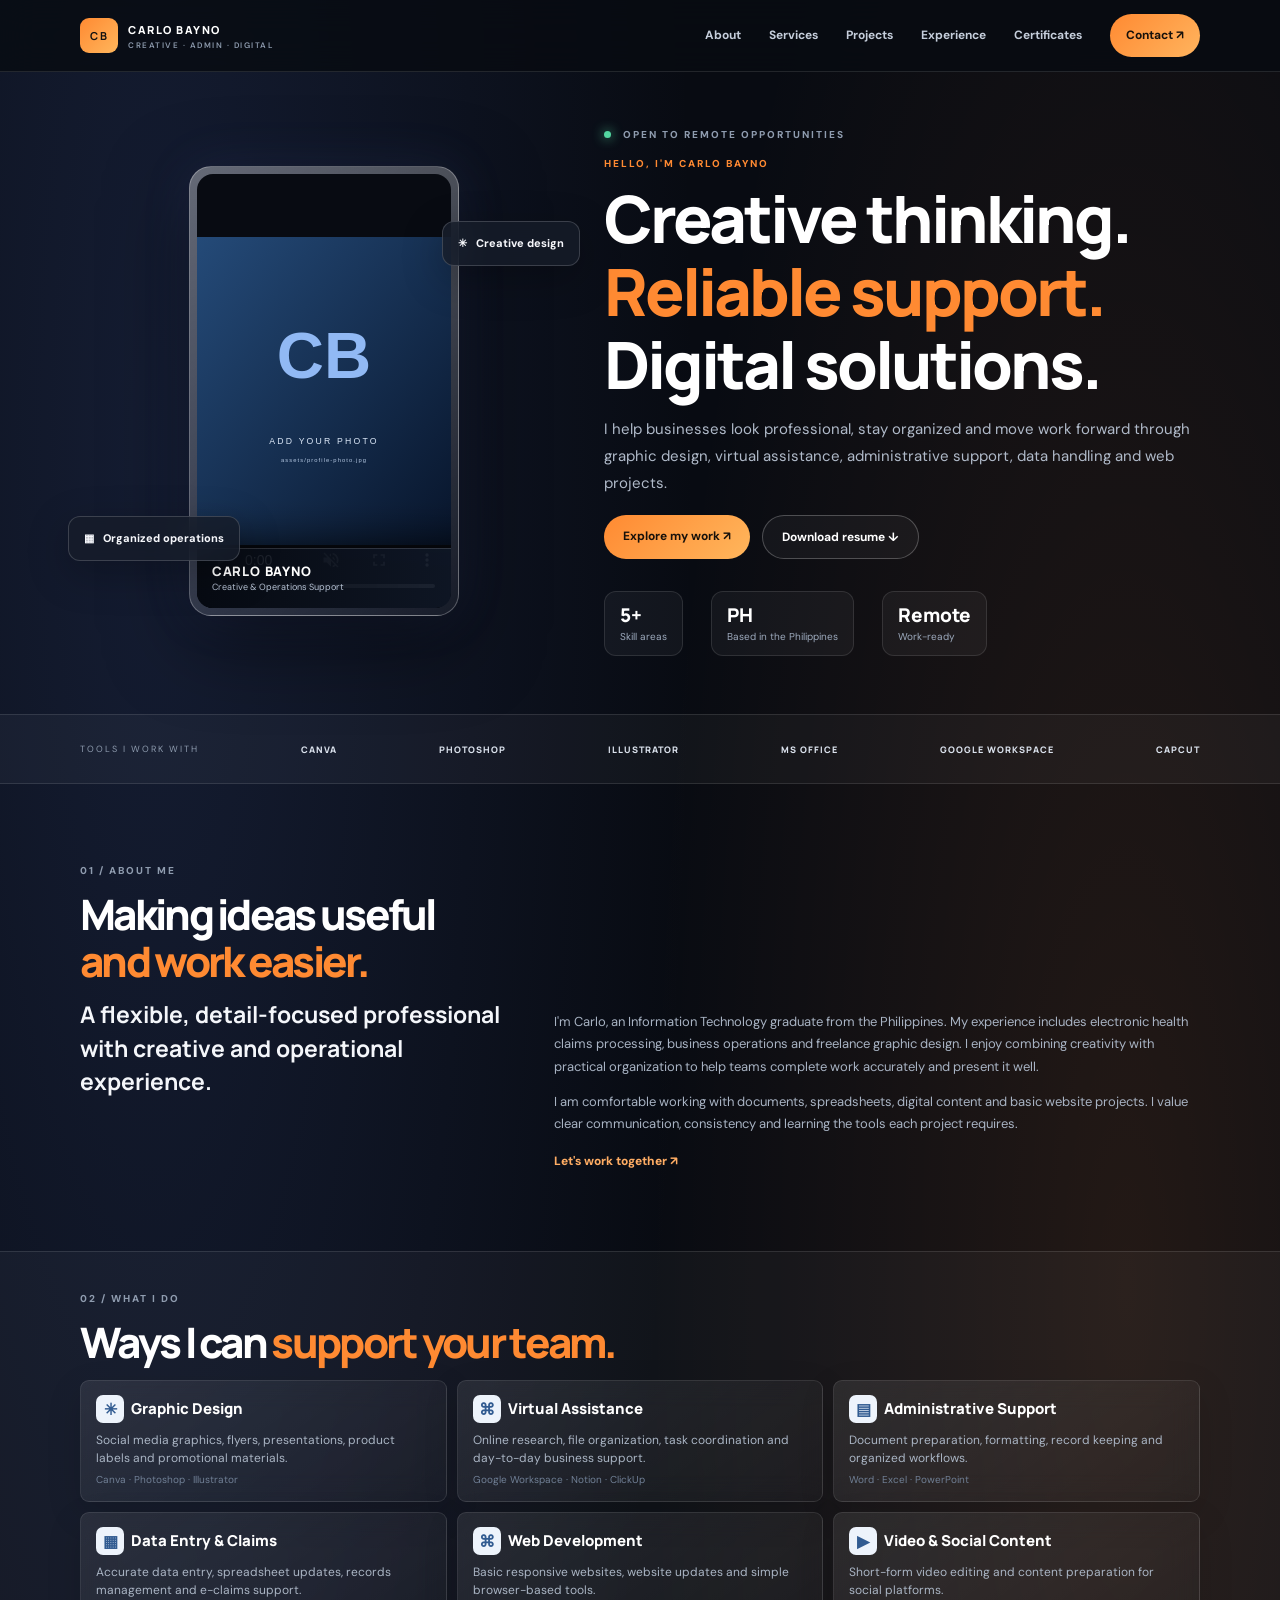
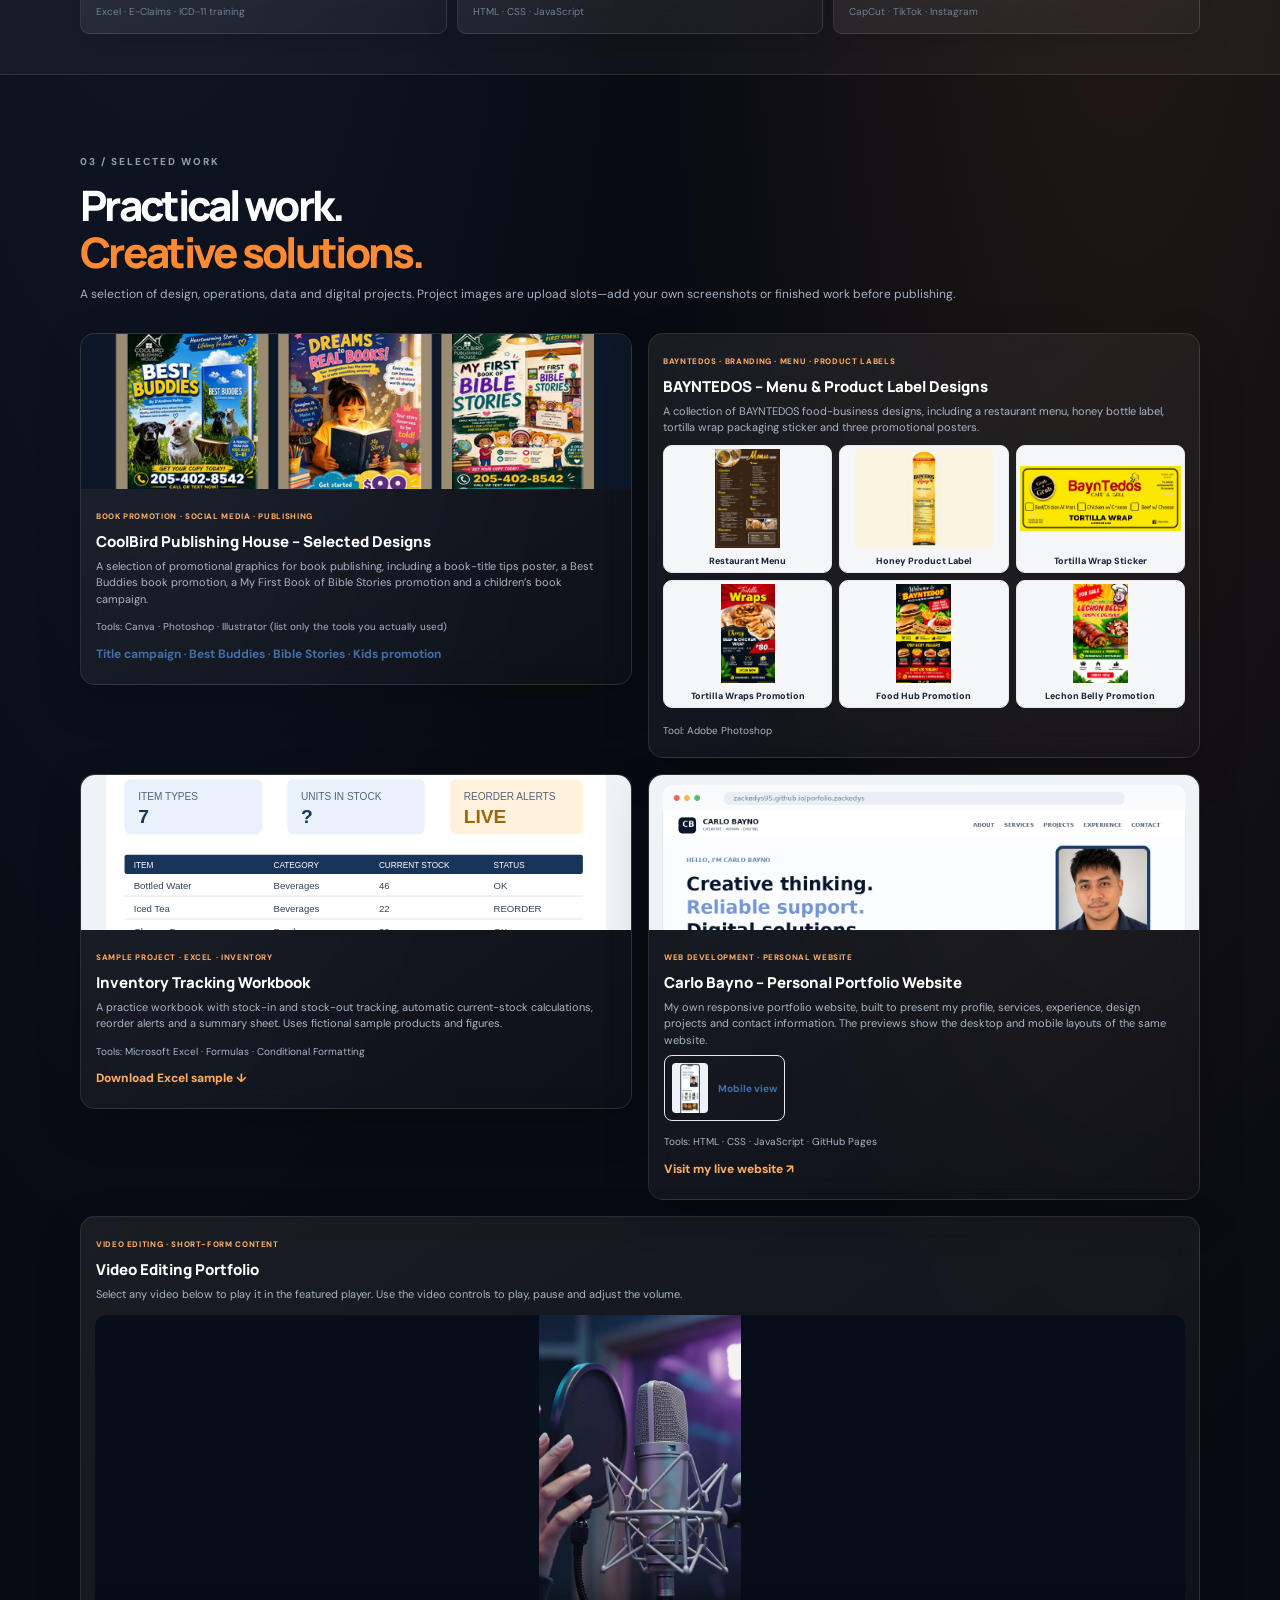
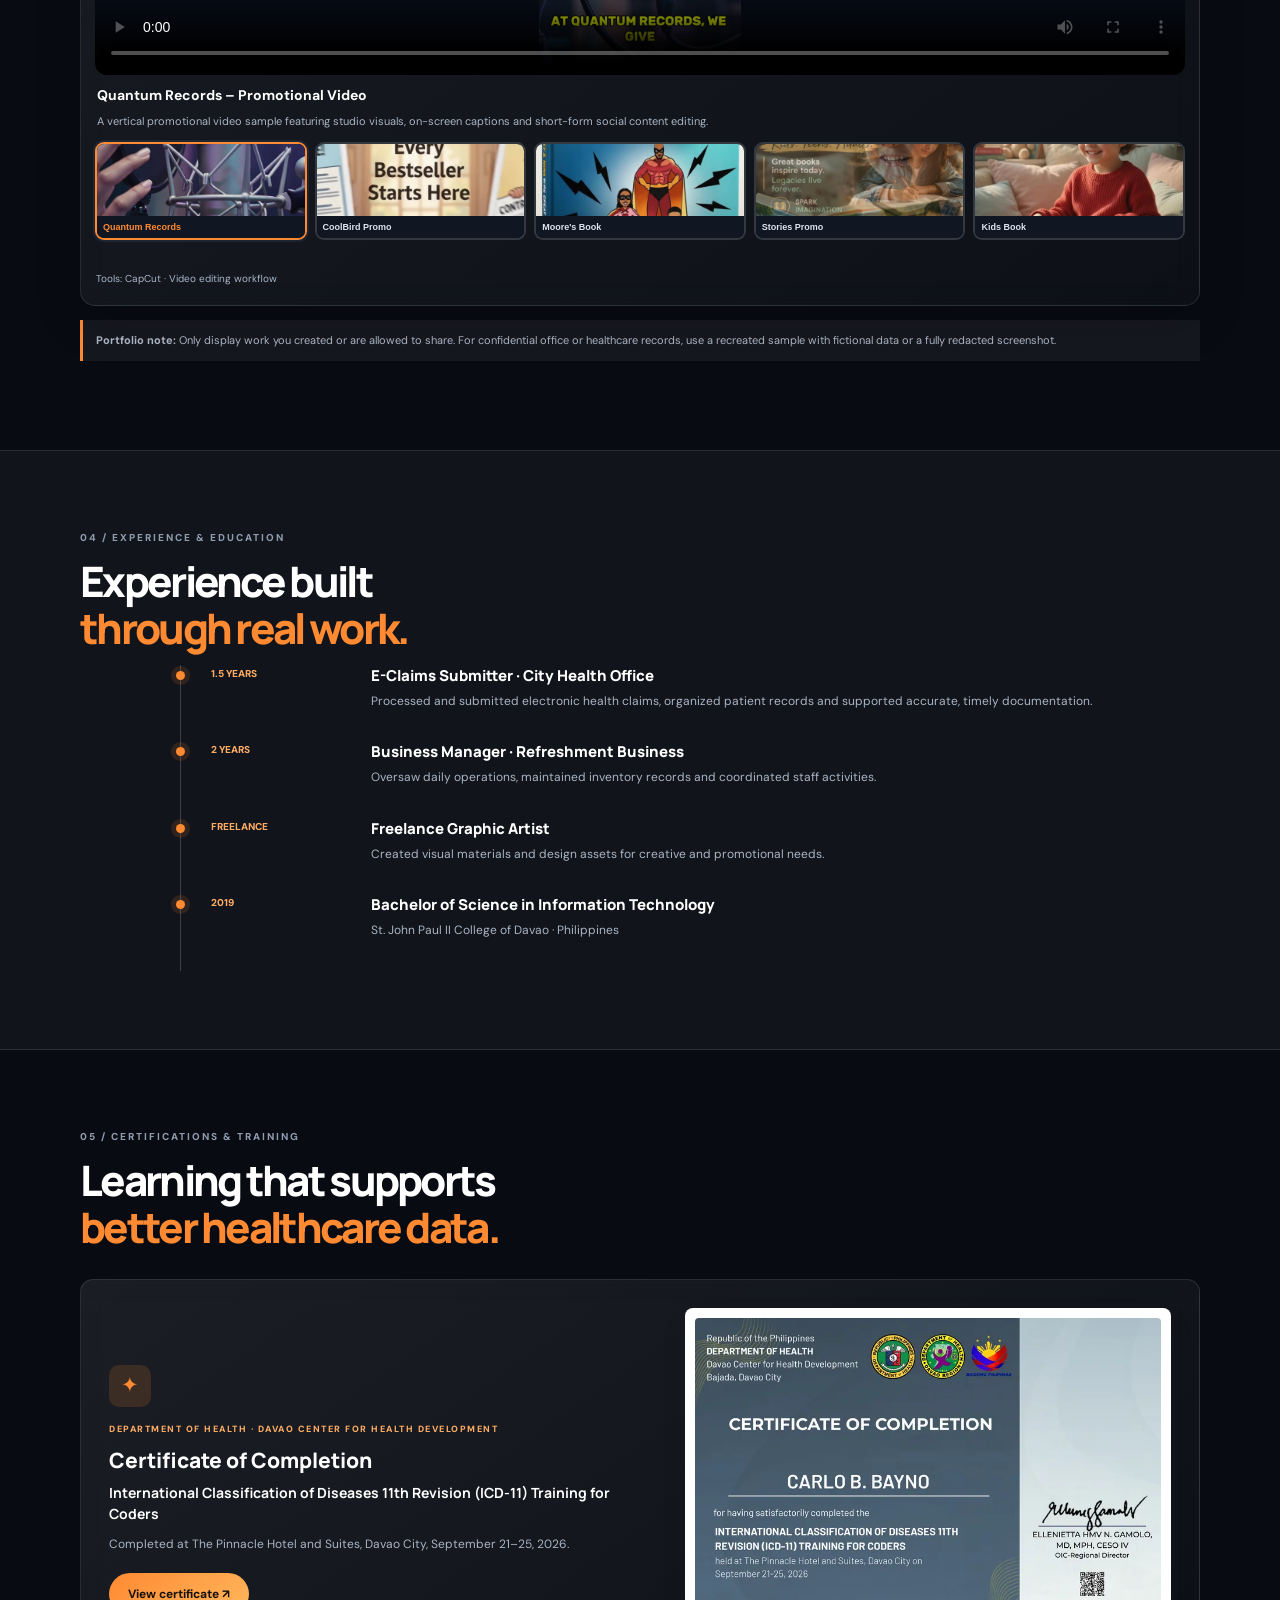
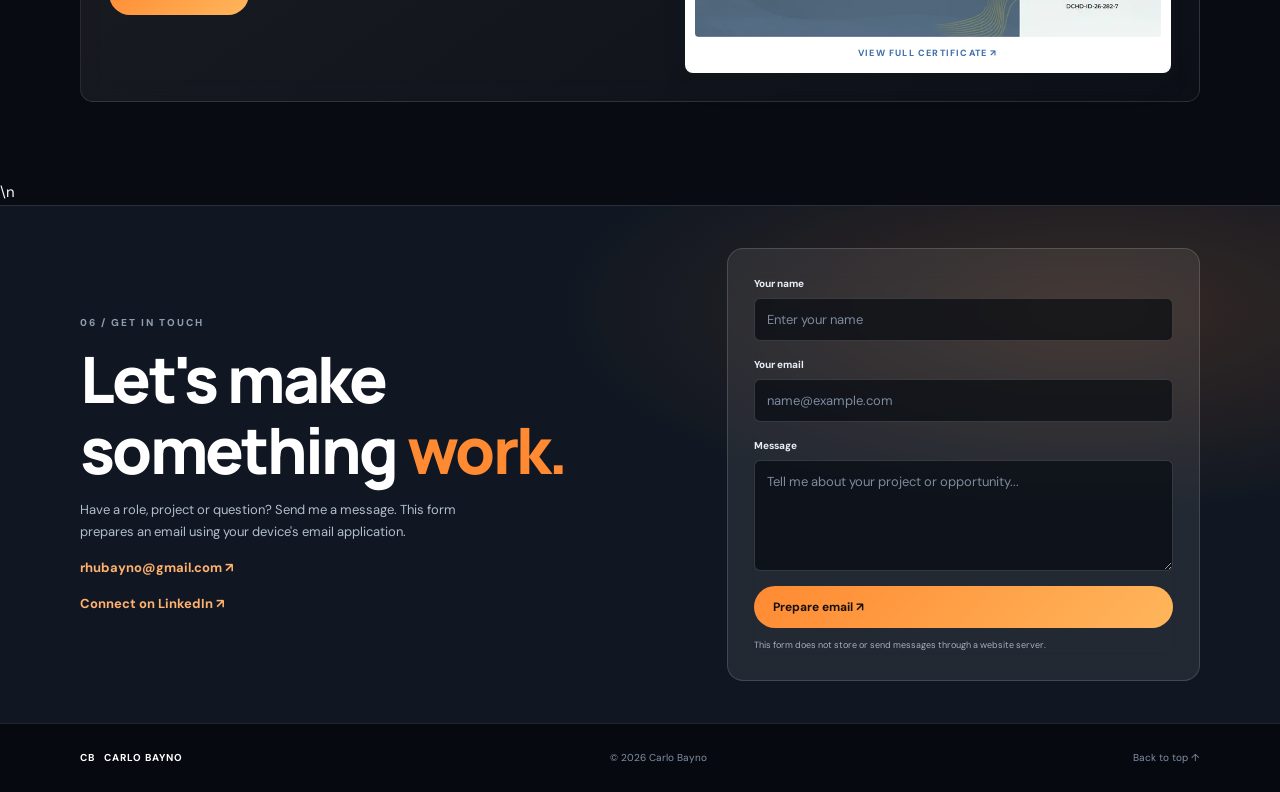
<file: index.html>
<!doctype html>
<html lang="en"><head>
<meta charset="utf-8"><meta name="viewport" content="width=device-width,initial-scale=1">
<meta name="description" content="Carlo Bayno — Graphic Design, Virtual Assistance, Administrative Support, Data Entry and Web Development.">
<meta name="theme-color" content="#09152b"><title>Carlo Bayno | Portfolio</title>
<link rel="preconnect" href="https://fonts.googleapis.com"><link rel="preconnect" href="https://fonts.gstatic.com" crossorigin>
<link href="https://fonts.googleapis.com/css2?family=DM+Sans:wght@400;500;600;700&family=Manrope:wght@400;500;600;700;800&display=swap" rel="stylesheet">
<link rel="stylesheet" href="style.css"></head><body>
<header class="header"><nav class="wrap nav">
<a class="brand" href="#home"><b>CB</b><span>CARLO BAYNO<small>CREATIVE · ADMIN · DIGITAL</small></span></a>
<button id="menuBtn" class="menu-btn" aria-label="Toggle menu" aria-expanded="false">☰</button>
<div id="navMenu" class="nav-menu"><a href="#about">About</a><a href="#services">Services</a><a href="#work">Projects</a><a href="#experience">Experience</a><a href="#certifications">Certificates</a><a class="nav-cta" href="#contact">Contact ↗</a></div>
</nav></header>
<main>
<section class="hero wrap" id="home"><div>
<p class="eyebrow"><i></i> OPEN TO REMOTE OPPORTUNITIES</p><p class="kicker">HELLO, I'M CARLO BAYNO</p>
<h1>Creative thinking.<br><span>Reliable support.</span><br>Digital solutions.</h1>
<p class="hero-desc">I help businesses look professional, stay organized and move work forward through graphic design, virtual assistance, administrative support, data handling and web projects.</p>
<div class="actions"><a class="btn primary" href="#work">Explore my work ↗</a><a class="btn secondary" href="resume.pdf" download>Download resume ↓</a></div>
<div class="facts"><div><b>5+</b><small>Skill areas</small></div><div><b>PH</b><small>Based in the Philippines</small></div><div><b>Remote</b><small>Work-ready</small></div></div>
</div><div class="hero-visual"><div class="photo-frame">
<video class="profile-video" autoplay muted loop playsinline controls preload="metadata" poster="assets/profile-photo-placeholder.svg" aria-label="Carlo Bayno professional profile video">
<source src="assets/carlo-profile-video.mp4" type="video/mp4">
Your browser does not support embedded video.
</video>
<div class="photo-caption"><b>CARLO BAYNO</b><small>Creative & Operations Support</small></div></div>
<div class="float top">✳ &nbsp; Creative design</div><div class="float bottom">▦ &nbsp; Organized operations</div></div></section>
<div class="toolstrip"><div class="wrap strip"><span>TOOLS I WORK WITH</span><b>CANVA</b><b>PHOTOSHOP</b><b>ILLUSTRATOR</b><b>MS OFFICE</b><b>GOOGLE WORKSPACE</b><b>CAPCUT</b></div></div>
<section class="section wrap" id="about"><p class="eyebrow">01 / ABOUT ME</p><h2>Making ideas useful<br><span>and work easier.</span></h2>
<div class="two-col"><h3>A flexible, detail-focused professional with creative and operational experience.</h3><div><p>I'm Carlo, an Information Technology graduate from the Philippines. My experience includes electronic health claims processing, business operations and freelance graphic design. I enjoy combining creativity with practical organization to help teams complete work accurately and present it well.</p><p>I am comfortable working with documents, spreadsheets, digital content and basic website projects. I value clear communication, consistency and learning the tools each project requires.</p><a class="link" href="#contact">Let's work together ↗</a></div></div></section>
<section class="section pale" id="services"><div class="wrap"><p class="eyebrow">02 / WHAT I DO</p><h2>Ways I can <span>support your team.</span></h2>
<div class="cards">
<article><b>✳</b><h3>Graphic Design</h3><p>Social media graphics, flyers, presentations, product labels and promotional materials.</p><small>Canva · Photoshop · Illustrator</small></article>
<article><b>⌘</b><h3>Virtual Assistance</h3><p>Online research, file organization, task coordination and day-to-day business support.</p><small>Google Workspace · Notion · ClickUp</small></article>
<article><b>▤</b><h3>Administrative Support</h3><p>Document preparation, formatting, record keeping and organized workflows.</p><small>Word · Excel · PowerPoint</small></article>
<article><b>▦</b><h3>Data Entry & Claims</h3><p>Accurate data entry, spreadsheet updates, records management and e-claims support.</p><small>Excel · E-Claims · ICD-11 training</small></article>
<article><b>⌘</b><h3>Web Development</h3><p>Basic responsive websites, website updates and simple browser-based tools.</p><small>HTML · CSS · JavaScript</small></article>
<article><b>▶</b><h3>Video & Social Content</h3><p>Short-form video editing and content preparation for social platforms.</p><small>CapCut · TikTok · Instagram</small></article>
</div></div></section>
<section class="section wrap" id="work">
<p class="eyebrow">03 / SELECTED WORK</p>
<h2>Practical work.<br><span>Creative solutions.</span></h2>
<p class="muted">A selection of design, operations, data and digital projects. Project images are upload slots—add your own screenshots or finished work before publishing.</p>
<div class="gallery">
  <article class="project-card">
    <div class="project-media"><img src="assets/project-coolbird.jpg" alt="Four selected CoolBird Publishing House promotional design samples" onerror="this.style.display='none';this.nextElementSibling.style.display='grid'"><div class="project-placeholder"><b>01 / GRAPHIC DESIGN</b><strong>COOLBIRD<br>PUBLISHING HOUSE</strong><span>Selected book and publishing promotional designs</span></div></div>
    <div class="project-info"><span class="project-type">BOOK PROMOTION · SOCIAL MEDIA · PUBLISHING</span><h3>CoolBird Publishing House – Selected Designs</h3><p>A selection of promotional graphics for book publishing, including a book-title tips poster, a Best Buddies book promotion, a My First Book of Bible Stories promotion and a children’s book campaign.</p><small>Tools: Canva · Photoshop · Illustrator (list only the tools you actually used)</small><p class="sample-links"><a class="link" href="assets/coolbird-title-campaign.jpg" target="_blank" rel="noopener">Title campaign</a> · <a class="link" href="assets/coolbird-best-buddies.png" target="_blank" rel="noopener">Best Buddies</a> · <a class="link" href="assets/coolbird-bible-stories.png" target="_blank" rel="noopener">Bible Stories</a> · <a class="link" href="assets/coolbird-kids-promotion.png" target="_blank" rel="noopener">Kids promotion</a></p></div>
  </article>
  <article class="project-card bayntedos-combined">
    <div class="project-info">
      <span class="project-type">BAYNTEDOS · BRANDING · MENU · PRODUCT LABELS</span>
      <h3>BAYNTEDOS – Menu &amp; Product Label Designs</h3>
      <p>A collection of BAYNTEDOS food-business designs, including a restaurant menu, honey bottle label, tortilla wrap packaging sticker and three promotional posters.</p>
      <div class="bayntedos-gallery">
        <a href="assets/bayntedos-menu-original.jpg" target="_blank" rel="noopener" aria-label="View full-size BAYNTEDOS menu">
          <img src="assets/bayntedos-menu.jpg" alt="BAYNTEDOS restaurant menu">
          <span>Restaurant Menu</span>
        </a>
        <a href="assets/project-bayntedos-honey-original.jpg" target="_blank" rel="noopener" aria-label="View full-size BAYNTEDOS Honey label">
          <img src="assets/project-bayntedos-honey.jpg" alt="BAYNTEDOS Honey 350 ml bottle label">
          <span>Honey Product Label</span>
        </a>
        <a href="assets/bayntedos-tortilla-wrap-sticker-original.jpg" target="_blank" rel="noopener" aria-label="View full-size BAYNTEDOS tortilla wrap sticker">
          <img src="assets/bayntedos-tortilla-wrap-sticker.jpg" alt="BAYNTEDOS tortilla wrap packaging sticker">
          <span>Tortilla Wrap Sticker</span>
        </a>
        <a href="assets/bayntedos-promo-1.jpg" target="_blank" rel="noopener" aria-label="View full-size BAYNTEDOS tortilla wraps promotional poster">
          <img src="assets/bayntedos-promo-1.jpg" alt="BAYNTEDOS cheesy beef and chicken tortilla wraps promotional poster">
          <span>Tortilla Wraps Promotion</span>
        </a>
        <a href="assets/bayntedos-promo-2.jpg" target="_blank" rel="noopener" aria-label="View full-size BAYNTEDOS Food and Refreshment Hub promotional poster">
          <img src="assets/bayntedos-promo-2.jpg" alt="BAYNTEDOS Food and Refreshment Hub promotional poster">
          <span>Food Hub Promotion</span>
        </a>
        <a href="assets/bayntedos-promo-3.jpg" target="_blank" rel="noopener" aria-label="View full-size BAYNTEDOS lechon belly promotional poster">
          <img src="assets/bayntedos-promo-3.jpg" alt="BAYNTEDOS crispy lechon belly promotional poster">
          <span>Lechon Belly Promotion</span>
        </a>
      </div>
      <small>Tool: Adobe Photoshop</small>
    </div>
  </article>
<article class="project-card">
    <div class="project-media"><img src="assets/inventory-demo-preview.svg" alt="Preview of an Excel inventory tracking dashboard"></div>
    <div class="project-info"><span class="project-type">SAMPLE PROJECT · EXCEL · INVENTORY</span><h3>Inventory Tracking Workbook</h3><p>A practice workbook with stock-in and stock-out tracking, automatic current-stock calculations, reorder alerts and a summary sheet. Uses fictional sample products and figures.</p><small>Tools: Microsoft Excel · Formulas · Conditional Formatting</small><p><a class="link" href="assets/inventory-tracking-demo.xlsx" download>Download Excel sample ↓</a></p></div>
  </article>
  <article class="project-card portfolio-website-card">
    <div class="project-media portfolio-preview-media">
      <img src="assets/carlo-website-desktop-preview.png" alt="Desktop preview of Carlo Bayno's personal portfolio website">
    </div>
    <div class="project-info">
      <span class="project-type">WEB DEVELOPMENT · PERSONAL WEBSITE</span>
      <h3>Carlo Bayno – Personal Portfolio Website</h3>
      <p>My own responsive portfolio website, built to present my profile, services, experience, design projects and contact information. The previews show the desktop and mobile layouts of the same website.</p>
      <div class="portfolio-device-previews">
        <a href="assets/carlo-website-mobile-preview.png" target="_blank" rel="noopener"><img src="assets/carlo-website-mobile-preview.png" alt="Mobile layout preview of Carlo Bayno's portfolio website"><span>Mobile view</span></a>
      </div>
      <small>Tools: HTML · CSS · JavaScript · GitHub Pages</small>
      <p><a class="link" href="https://zackedys95.github.io/porfolio.zackedys/" target="_blank" rel="noopener">Visit my live website ↗</a></p>
    </div>
  </article>

  <article class="project-card video-gallery-card">
    <div class="project-info video-gallery-heading">
      <span class="project-type">VIDEO EDITING · SHORT-FORM CONTENT</span>
      <h3>Video Editing Portfolio</h3>
      <p>Select any video below to play it in the featured player. Use the video controls to play, pause and adjust the volume.</p>
    </div>
    <div class="video-showcase">
      <div class="video-featured">
        <video id="featuredPortfolioVideo" controls playsinline preload="metadata" poster="assets/project-capcut-video-poster.jpg">
          <source src="assets/quantum-records-promo.mp4" type="video/mp4">
          Your browser does not support embedded video.
        </video>
      </div>
      <div class="video-featured-caption">
        <strong id="featuredVideoTitle">Quantum Records – Promotional Video</strong>
        <span id="featuredVideoDescription">A vertical promotional video sample featuring studio visuals, on-screen captions and short-form social content editing.</span>
      </div>
      <div class="video-picker" aria-label="Choose a video to play">
        <button class="video-thumb active" type="button" data-src="assets/quantum-records-promo.mp4" data-poster="assets/project-capcut-video-poster.jpg" data-title="Quantum Records – Promotional Video" data-description="A vertical promotional video sample featuring studio visuals, on-screen captions and short-form social content editing." aria-pressed="true">
          <img src="assets/project-capcut-video-poster.jpg" alt="">
          <span>Quantum Records</span>
        </button>
        <button class="video-thumb" type="button" data-src="assets/coolbird-publishing-promo.mp4" data-poster="assets/video-coolbird-promo.jpg" data-title="CoolBird Publishing House – Promotional Video" data-description="A short-form promotional video created for publishing and book marketing content." aria-pressed="false">
          <img src="assets/video-coolbird-promo.jpg" alt="">
          <span>CoolBird Promo</span>
        </button>
        <button class="video-thumb" type="button" data-src="assets/video-moores-book.mp4" data-poster="assets/video-moores-book.jpg" data-title="Moore's Book – Promotional Video" data-description="A book-focused promotional video sample designed to introduce and market a featured title." aria-pressed="false">
          <img src="assets/video-moores-book.jpg" alt="">
          <span>Moore's Book</span>
        </button>
        <button class="video-thumb" type="button" data-src="assets/video-stories-promo.mp4" data-poster="assets/video-stories.jpg" data-title="Stories – Book Promotion Video" data-description="A short video promoting a story-based book, suitable for digital and social media presentation." aria-pressed="false">
          <img src="assets/video-stories.jpg" alt="">
          <span>Stories Promo</span>
        </button>
        <button class="video-thumb" type="button" data-src="assets/video-kids-book.mp4" data-poster="assets/video-kids-book.jpg" data-title="Children's Book – Promotional Video" data-description="A promotional video sample for children's publishing and book marketing." aria-pressed="false">
          <img src="assets/video-kids-book.jpg" alt="">
          <span>Kids Book</span>
        </button>
      </div>
    </div>
    <div class="project-info video-tools"><small>Tools: CapCut · Video editing workflow</small></div>
  </article>

</div>
<p class="gallery-note"><strong>Portfolio note:</strong> Only display work you created or are allowed to share. For confidential office or healthcare records, use a recreated sample with fictional data or a fully redacted screenshot.</p>
</section>
<section class="section pale" id="experience"><div class="wrap"><p class="eyebrow">04 / EXPERIENCE & EDUCATION</p><h2>Experience built<br><span>through real work.</span></h2>
<div class="timeline">
<div><small>1.5 YEARS</small><article><h3>E-Claims Submitter · City Health Office</h3><p>Processed and submitted electronic health claims, organized patient records and supported accurate, timely documentation.</p></article></div>
<div><small>2 YEARS</small><article><h3>Business Manager · Refreshment Business</h3><p>Oversaw daily operations, maintained inventory records and coordinated staff activities.</p></article></div>
<div><small>FREELANCE</small><article><h3>Freelance Graphic Artist</h3><p>Created visual materials and design assets for creative and promotional needs.</p></article></div>
<div><small>2019</small><article><h3>Bachelor of Science in Information Technology</h3><p>St. John Paul II College of Davao · Philippines</p></article></div>
</div></div></section>

<section class="section wrap" id="certifications">
  <p class="eyebrow">05 / CERTIFICATIONS & TRAINING</p>
  <h2>Learning that supports<br><span>better healthcare data.</span></h2>
  <div class="cert-card">
    <div class="cert-copy">
      <div class="cert-icon">✦</div>
      <p class="cert-tag">DEPARTMENT OF HEALTH · DAVAO CENTER FOR HEALTH DEVELOPMENT</p>
      <h3>Certificate of Completion</h3>
      <h4>International Classification of Diseases 11th Revision (ICD-11) Training for Coders</h4>
      <p>Completed at The Pinnacle Hotel and Suites, Davao City, September 21–25, 2026.</p>
      <a class="btn primary" href="assets/icd-11-certificate.jpg" target="_blank" rel="noopener">View certificate ↗</a>
    </div>
    <a class="cert-preview" href="assets/icd-11-certificate.jpg" target="_blank" rel="noopener" aria-label="Open ICD-11 certificate">
      <img src="assets/icd-11-certificate-preview.webp" alt="ICD-11 Training for Coders Certificate of Completion issued to Carlo B. Bayno">
      <span>VIEW FULL CERTIFICATE ↗</span>
    </a>
  </div>
</section>
\n<section class="contact"><div class="wrap contact-grid"><div><p class="eyebrow light">06 / GET IN TOUCH</p><h2>Let's make<br>something <span>work.</span></h2><p>Have a role, project or question? Send me a message. This form prepares an email using your device's email application.</p><a class="email" href="mailto:rhubayno@gmail.com">rhubayno@gmail.com ↗</a><a class="email" href="https://www.linkedin.com/in/carlo-bayno-9587813bb/" target="_blank" rel="noopener">Connect on LinkedIn ↗</a></div>
<form id="contactForm"><label for="senderName">Your name</label><input id="senderName" required placeholder="Enter your name"><label for="senderEmail">Your email</label><input id="senderEmail" type="email" required placeholder="name@example.com"><label for="message">Message</label><textarea id="message" rows="5" required placeholder="Tell me about your project or opportunity..."></textarea><button class="btn primary" type="submit">Prepare email ↗</button><small>This form does not store or send messages through a website server.</small></form>
</div></section></main>
<footer><div class="wrap foot"><b>CB &nbsp; CARLO BAYNO</b><span>© <span id="year"></span> Carlo Bayno</span><a href="#home">Back to top ↑</a></div></footer>
<script src="script.js"></script></body></html>
</file>
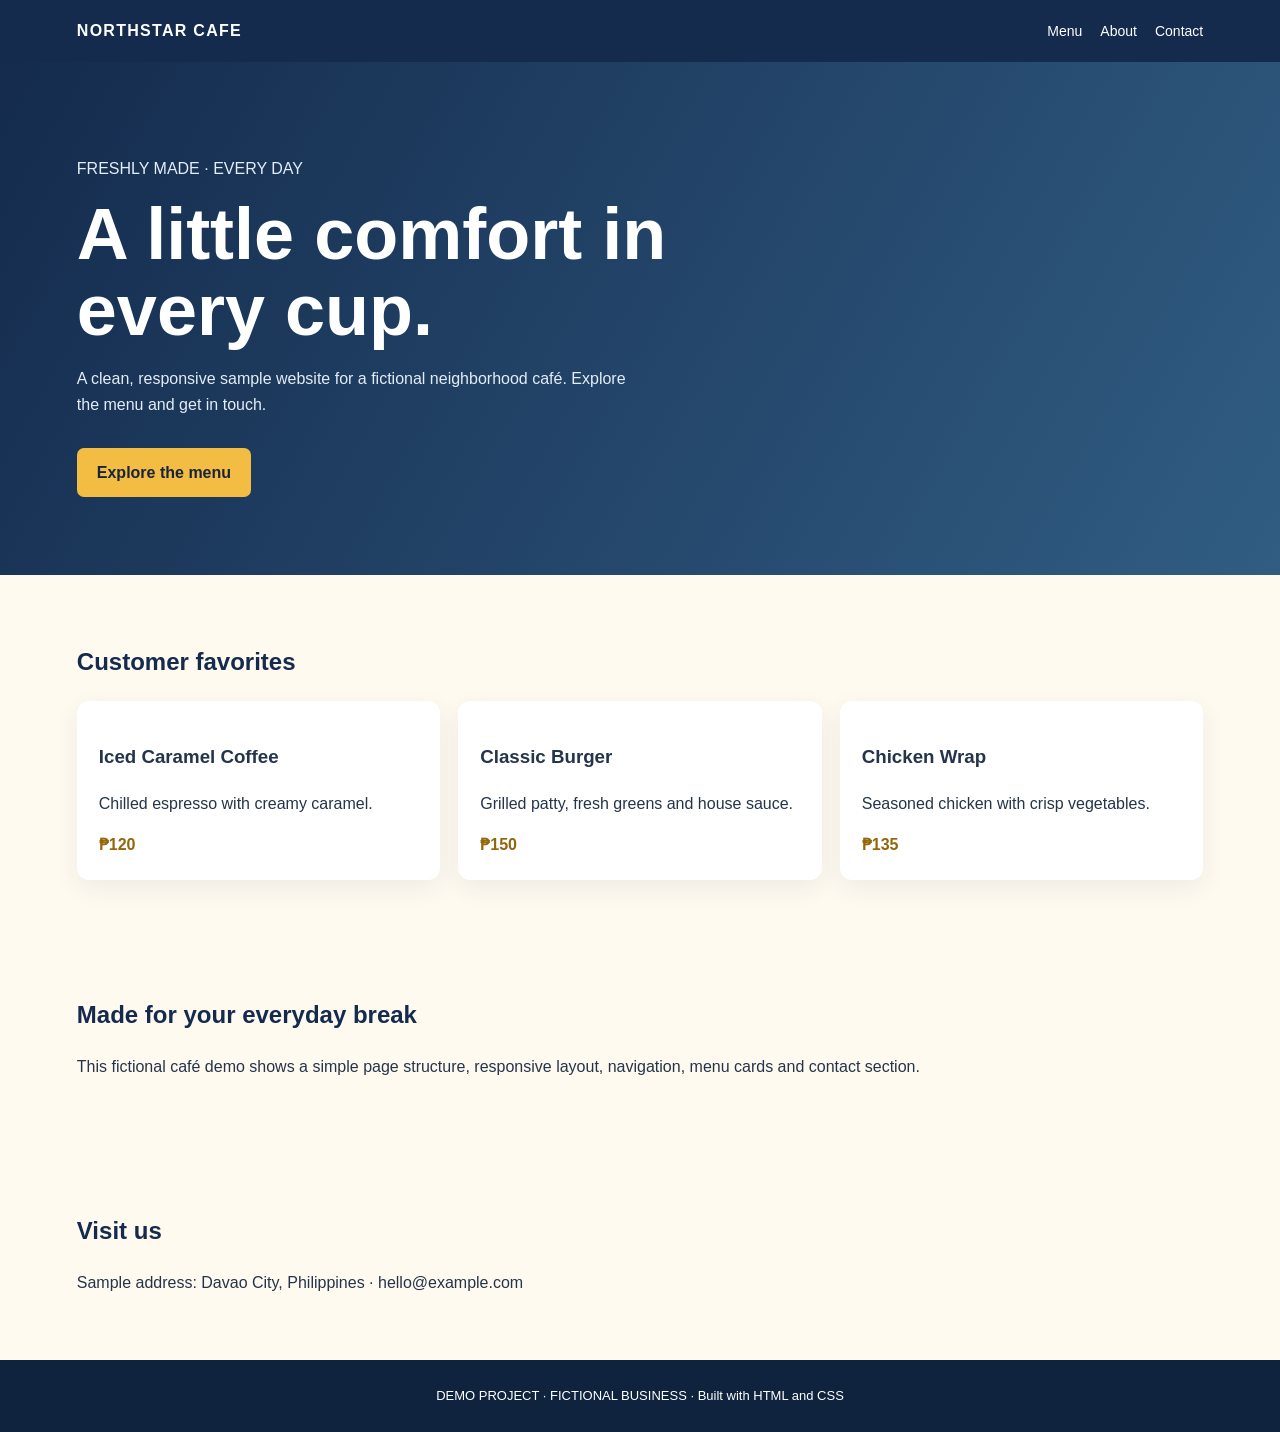
<file: assets/web-development-demo.html>
<!doctype html>
<html lang="en"><head><meta charset="utf-8"><meta name="viewport" content="width=device-width,initial-scale=1">
<title>Northstar Cafe — Demo Website</title>
<style>
:root{--navy:#142b4d;--gold:#f2bd42;--cream:#fffaf0}*{box-sizing:border-box}body{margin:0;font:16px/1.6 Arial,sans-serif;color:#25344a;background:var(--cream)}
header{background:var(--navy);color:white;padding:18px max(6vw,22px);display:flex;justify-content:space-between;align-items:center;gap:20px;flex-wrap:wrap}
.logo{font-weight:800;letter-spacing:.08em}nav a{color:white;text-decoration:none;margin-left:18px;font-size:14px}
.hero{padding:78px max(6vw,22px);background:linear-gradient(120deg,#142b4d,#315d83);color:white}
.hero h1{font-size:clamp(2.2rem,6vw,4.5rem);line-height:1.05;max-width:700px;margin:0 0 18px}.hero p{max-width:560px;color:#e4edf6}
.btn{display:inline-block;margin-top:14px;padding:12px 20px;background:var(--gold);color:#17243b;text-decoration:none;font-weight:bold;border-radius:7px}
section{padding:48px max(6vw,22px)}h2{color:var(--navy)}.items{display:grid;grid-template-columns:repeat(3,1fr);gap:18px}.card{background:white;padding:22px;border-radius:12px;box-shadow:0 8px 24px #142b4d12}.price{color:#94650a;font-weight:bold}
footer{padding:26px;text-align:center;background:#10233e;color:white;font-size:13px}
@media(max-width:650px){.items{grid-template-columns:1fr}header{align-items:flex-start}nav a{margin:0 12px 0 0}.hero{padding-top:55px;padding-bottom:55px}}
</style></head><body>
<header><div class="logo">NORTHSTAR CAFE</div><nav><a href="#menu">Menu</a><a href="#about">About</a><a href="#contact">Contact</a></nav></header>
<main><section class="hero"><p>FRESHLY MADE · EVERY DAY</p><h1>A little comfort in every cup.</h1><p>A clean, responsive sample website for a fictional neighborhood café. Explore the menu and get in touch.</p><a class="btn" href="#menu">Explore the menu</a></section>
<section id="menu"><h2>Customer favorites</h2><div class="items">
<div class="card"><h3>Iced Caramel Coffee</h3><p>Chilled espresso with creamy caramel.</p><div class="price">₱120</div></div>
<div class="card"><h3>Classic Burger</h3><p>Grilled patty, fresh greens and house sauce.</p><div class="price">₱150</div></div>
<div class="card"><h3>Chicken Wrap</h3><p>Seasoned chicken with crisp vegetables.</p><div class="price">₱135</div></div>
</div></section><section id="about"><h2>Made for your everyday break</h2><p>This fictional café demo shows a simple page structure, responsive layout, navigation, menu cards and contact section.</p></section><section id="contact"><h2>Visit us</h2><p>Sample address: Davao City, Philippines · hello@example.com</p></section></main><footer>DEMO PROJECT · FICTIONAL BUSINESS · Built with HTML and CSS</footer></body></html>
</file>
<file: style.css>
*{box-sizing:border-box}html{scroll-behavior:smooth;scroll-padding-top:85px}body{margin:0;color:#17243b;font:15px 'DM Sans',sans-serif;line-height:1.7}.wrap{width:min(1160px,calc(100% - 44px));margin:auto}a{text-decoration:none;color:inherit}.header{height:76px;position:sticky;top:0;z-index:5;background:#ffffffed;backdrop-filter:blur(12px);border-bottom:1px solid #e5eaf1}.nav{height:100%;display:flex;align-items:center;justify-content:space-between}.brand{display:flex;gap:10px;align-items:center;font:800 11px Manrope,sans-serif;letter-spacing:1.5px}.brand>b{background:#09152b;color:white;padding:10px;border-radius:9px}.brand small{display:block;color:#8491a5;font:600 8px 'DM Sans';margin-top:3px}.nav-menu{display:flex;align-items:center;gap:28px;font-size:12px;font-weight:700;color:#536178}.nav-cta{background:#09152b;color:white;padding:11px 16px;border-radius:7px}.menu-btn{display:none}.hero{min-height:650px;display:grid;grid-template-columns:1.1fr .9fr;gap:45px;align-items:center;padding-top:60px;padding-bottom:65px}.eyebrow{font-size:10px;letter-spacing:2px;font-weight:800;color:#8491a5;margin:0 0 20px}.eyebrow i{display:inline-block;width:7px;height:7px;background:#39b987;border-radius:50%;margin-right:8px}.kicker{font-size:10px;letter-spacing:2px;font-weight:800;color:#6285b8}.hero h1,h2{font:800 clamp(40px,5vw,64px)/1.12 Manrope,sans-serif;letter-spacing:-2.7px;color:#09152b;margin:8px 0 20px}.hero h1 span,h2 span{color:#7397d4}.hero-desc{max-width:560px;color:#6c7a90;line-height:1.9}.actions{display:flex;gap:12px;flex-wrap:wrap;margin-top:25px}.btn{display:inline-flex;gap:20px;padding:13px 17px;border-radius:7px;font:700 12px 'DM Sans';cursor:pointer}.primary{background:#09152b;color:white;border:0}.secondary{border:1px solid #dce4ef;color:#09152b;background:white}.facts{display:flex;gap:38px;margin-top:45px}.facts div{display:flex;flex-direction:column}.facts b{font:800 19px Manrope}.facts small{font-size:10px;color:#8793a5}.hero-visual{height:430px;display:grid;place-items:center;position:relative}.photo-frame{width:min(350px,84%);height:390px;padding:11px;border-radius:18px;background:linear-gradient(145deg,#1b3b65,#09152b);position:relative;box-shadow:0 28px 65px #0b1b3426;overflow:hidden}.photo-frame img{width:100%;height:100%;object-fit:cover;border-radius:11px;position:relative;z-index:2}.photo-fallback{height:100%;display:none;place-content:center;justify-items:center;border:1px solid #ffffff25;border-radius:10px;background:radial-gradient(circle at 50% 30%,#294c79,#0b1b34 70%);color:white}.photo-fallback b{font:800 105px Manrope;color:#91b9f4}.photo-fallback span{text-align:center;font-size:9px;letter-spacing:2px}.photo-caption{position:absolute;bottom:12px;left:12px;right:12px;z-index:3;padding:14px;background:#071329dc;color:white;display:flex;flex-direction:column}.photo-caption small{color:#b7c9e2;font-size:9px}.float{position:absolute;background:white;padding:12px 15px;border-radius:8px;box-shadow:0 10px 30px #10274420;font-size:11px;font-weight:800;z-index:4}.top{right:0;top:75px}.bottom{left:0;bottom:75px}.toolstrip{background:#09152b;color:white}.strip{min-height:78px;display:flex;align-items:center;justify-content:space-between;gap:15px;flex-wrap:wrap}.strip span{font-size:9px;letter-spacing:2px;color:#9aacc5}.strip b{font:800 9px Manrope;letter-spacing:1px;color:#d7e1ef}.section{padding:95px 0}.section h2{font-size:clamp(34px,4vw,49px)}.two-col{display:grid;grid-template-columns:.8fr 1.2fr;gap:80px}.two-col h3{font:700 23px/1.45 Manrope;color:#10213d;margin:0}.two-col p{font-size:13px;color:#6b798e;line-height:1.9}.link{font-size:12px;font-weight:800;color:#4779b8}.pale{background:#f3f6fa}.cards{display:grid;grid-template-columns:repeat(3,1fr);gap:14px}.cards article{background:white;border:1px solid #e6ecf3;border-radius:10px;padding:24px;min-height:205px}.cards article>b{display:grid;place-items:center;width:38px;height:38px;background:#edf4ff;color:#3978c8;border-radius:9px}.cards h3{font:800 16px Manrope;color:#09152b;margin:16px 0 7px}.cards p{font-size:12px;color:#768499}.cards small{font-size:9px;color:#597ba9}.muted{color:#78869a;font-size:12px;margin-top:-5px;margin-bottom:25px}.gallery{display:grid;grid-template-columns:repeat(2,1fr);gap:24px 18px}.gallery article h3{font:800 13px Manrope;color:#09152b;margin:12px 0 0}.gallery article p{font-size:10px;color:#8490a2;margin:3px 0}.art{height:260px;border-radius:10px;display:flex;align-items:center;justify-content:center;position:relative;overflow:hidden}.poster{background:linear-gradient(135deg,#193355,#5279aa);color:white;align-items:flex-start;flex-direction:column;padding:32px}.poster small,.poster em{font-size:8px;letter-spacing:2px}.poster b{font:800 55px/.93 Manrope;margin:16px 0}.poster em{position:absolute;bottom:17px}.data{background:#dce7f3}.sheet{width:58%;height:75%;padding:20px;background:white;border-radius:6px;box-shadow:0 12px 25px #19345320;display:flex;flex-direction:column}.sheet small{font-size:8px;color:#6c8098;letter-spacing:1px}.sheet b{font:800 27px Manrope;line-height:1.1;color:#152a48;margin:10px 0}.bars{display:flex;align-items:end;gap:8px;height:65px;border-bottom:1px solid #e5ebf3}.bars i{flex:1;background:#83a9d7;height:45%}.bars i:nth-child(2){height:80%}.bars i:nth-child(3){height:60%}.bars i:nth-child(4){height:95%}.bars i:nth-child(5){height:70%}.web{background:#142743}.browser{width:75%;height:70%;background:#f8fafc;border-radius:7px;padding:30px;display:flex;flex-direction:column;justify-content:center}.browser small{font-size:8px;letter-spacing:2px;color:#6483aa}.browser b{font:800 25px/1.2 Manrope;color:#142743;margin-top:14px}.video{background:linear-gradient(135deg,#09152b,#34577f);color:white;flex-direction:column}.video b{font-size:32px;border:1px solid #ffffff80;border-radius:50%;padding:3px 10px;margin-bottom:12px}.video strong{font:800 30px/1.1 Manrope;text-align:center}.video small{font-size:8px;letter-spacing:2px;margin-top:12px}.timeline{border-left:1px solid #cbd6e4;margin-left:100px}.timeline>div{position:relative;display:grid;grid-template-columns:135px 1fr;gap:25px;padding:0 0 30px 30px}.timeline>div:before{content:'';position:absolute;left:-5px;top:6px;width:9px;height:9px;border-radius:50%;background:#709bd3;box-shadow:0 0 0 5px #e1ebf8}.timeline small{font-size:10px;font-weight:800;color:#8794a7}.timeline h3{font:800 15px Manrope;color:#09152b;margin:0 0 5px}.timeline p{font-size:12px;color:#718096;margin:0}.contact{background:#09152b;color:white;padding:90px 0}.contact-grid{display:grid;grid-template-columns:1fr .85fr;gap:90px;align-items:center}.light{color:#9db0cc}.contact h2{color:white}.contact h2 span{color:#86b4f3}.contact-grid>div>p:not(.eyebrow){max-width:420px;color:#b8c7dc;font-size:13px}.email{display:block;color:#a9cbfa;margin-top:14px;font-size:13px;font-weight:700}.contact form{background:white;color:#17243b;padding:26px;border-radius:11px;display:flex;flex-direction:column}.contact label{font-size:10px;font-weight:800;margin-bottom:6px}.contact input,.contact textarea{font:13px 'DM Sans';padding:12px;border:1px solid #dce4ee;border-radius:6px;margin-bottom:15px}.contact form small{font-size:9px;color:#8490a2;margin-top:10px}.foot{display:flex;justify-content:space-between;align-items:center;min-height:68px;color:#8795aa;font-size:10px}footer{background:#061020}.foot b{color:white;letter-spacing:1px}@media(max-width:800px){.hero{gap:20px}.hero h1{font-size:48px}.nav-menu{gap:14px}.two-col,.contact-grid{gap:35px}}@media(max-width:620px){.wrap{width:calc(100% - 34px)}.header{height:66px}.menu-btn{display:block;background:none;border:0;font-size:24px;color:#09152b}.nav-menu{display:none;position:absolute;top:66px;left:0;right:0;background:white;padding:20px 25px;box-shadow:0 12px 25px #0001;flex-direction:column;align-items:stretch}.nav-menu.open{display:flex}.nav-cta{text-align:center}.hero{grid-template-columns:1fr;padding:50px 0}.hero h1{font-size:43px}.hero-visual{height:390px}.photo-frame{height:350px}.facts{gap:22px}.strip{justify-content:center;padding:18px 0;gap:12px 18px}.strip span{width:100%;text-align:center}.strip b{font-size:8px}.section{padding:70px 0}.two-col,.contact-grid{grid-template-columns:1fr;gap:22px}.cards{grid-template-columns:1fr}.gallery{grid-template-columns:1fr}.art{height:250px}.timeline{margin-left:4px}.timeline>div{grid-template-columns:1fr;gap:4px;padding-left:24px}.contact{padding:70px 0}.contact form{padding:20px}.foot{flex-wrap:wrap;gap:10px;padding:18px 0}}

.cert-card{display:grid;grid-template-columns:1fr .9fr;gap:35px;align-items:center;background:#f3f6fa;border:1px solid #e4eaf2;border-radius:13px;padding:28px;margin-top:28px}
.cert-icon{width:42px;height:42px;display:grid;place-items:center;border-radius:10px;background:#e3edfb;color:#386da9;font-size:21px}
.cert-tag{font-size:9px;letter-spacing:1.5px;font-weight:800;color:#6e85a5;margin:15px 0 8px}
.cert-copy h3{font:800 21px Manrope,sans-serif;color:#09152b;margin:0 0 8px}
.cert-copy h4{font:700 14px/1.5 Manrope,sans-serif;color:#203a5e;margin:0 0 10px}
.cert-copy p:not(.cert-tag){font-size:12px;color:#718096;line-height:1.8;margin:0 0 18px}
.cert-preview{display:block;background:white;padding:9px;border:1px solid #dfe6ef;border-radius:8px;box-shadow:0 12px 28px #10274412}
.cert-preview img{display:block;width:100%;height:auto;border-radius:4px}
.cert-preview span{display:block;text-align:center;font-size:9px;font-weight:800;letter-spacing:1.2px;color:#416fa8;padding:9px 0 2px}
@media(max-width:620px){.cert-card{grid-template-columns:1fr;padding:18px;gap:20px}.cert-preview{max-width:100%}}


/* Selected Works gallery */
.gallery{display:grid;grid-template-columns:repeat(2,minmax(0,1fr));gap:24px 20px;margin-top:28px}
.project-card{overflow:hidden;border:1px solid #e3eaf2;border-radius:12px;background:#fff;box-shadow:0 8px 25px #10274408}
.project-media{height:245px;position:relative;background:#eaf0f7;overflow:hidden}
.project-media img{display:block;width:100%;height:100%;object-fit:cover}
.project-placeholder{height:100%;display:grid;align-content:center;justify-items:start;gap:10px;padding:28px;background:linear-gradient(135deg,#102746,#42658f);color:#fff}
.project-placeholder b{font-size:9px;letter-spacing:2px;color:#bcd2ed}
.project-placeholder strong{font:800 clamp(23px,3vw,34px)/1.05 Manrope,sans-serif;letter-spacing:-1px}
.project-placeholder span{font-size:11px;line-height:1.5;color:#d3dfef;max-width:290px}
.project-info{padding:20px 21px 22px}
.project-type{font-size:8px;letter-spacing:1.5px;font-weight:800;color:#6484ae}
.project-info h3{font:800 17px/1.35 Manrope,sans-serif;color:#09152b;margin:8px 0}
.project-info p{font-size:12px;line-height:1.75;color:#718096;margin:7px 0}
.project-info small{font-size:10px;color:#526d91}
.gallery-note{margin-top:24px;padding:14px 16px;border-left:3px solid #7397d4;background:#f3f6fa;color:#68788f;font-size:11px;line-height:1.7}
@media(max-width:620px){.gallery{grid-template-columns:1fr}.project-media{height:220px}.project-info{padding:17px}}

.project-video{background:#090f1e;display:flex;align-items:center;justify-content:center}
.project-video video{display:block;width:100%;height:100%;object-fit:contain;background:#090f1e}

.sample-links{font-size:11px;line-height:1.9;margin-top:8px}.sample-links .link{font-weight:700;color:#416fa8;text-decoration:none}.sample-links .link:hover{text-decoration:underline}

.featured-project{border:2px solid #e8b923;box-shadow:0 12px 32px rgba(15,23,42,.12)}
.featured-project .project-type{color:#a87500;font-weight:800}


/* Grouped BAYNTEDOS project */
.bayntedos-combined{border:2px solid #e8b923;box-shadow:0 12px 32px rgba(15,23,42,.12)}
.bayntedos-feature-media{height:390px;background:#321f15}
.bayntedos-feature-media img{object-fit:contain;background:#321f15}
.bayntedos-feature-media .media-tag{position:absolute;left:16px;top:16px;padding:8px 11px;border-radius:30px;background:#f4c542;color:#25170f;font-size:9px;font-weight:900;letter-spacing:1px}
.bayntedos-gallery{display:grid;grid-template-columns:1.25fr 1fr 1fr;gap:10px;margin:16px 0}
.bayntedos-gallery a{display:block;position:relative;min-width:0;border:1px solid #e5eaf1;border-radius:9px;overflow:hidden;background:#f4f6f8;text-decoration:none}
.bayntedos-gallery img{display:block;width:100%;height:145px;object-fit:contain;background:#f3f3f3}
.bayntedos-gallery span{display:block;padding:9px 8px;color:#17233a;font-size:10px;font-weight:800;text-align:center}
.bayntedos-gallery a:hover{border-color:#d6a51e;transform:translateY(-2px)}

/* One featured video with selectable small previews */
.video-gallery-card{grid-column:1/-1}
.video-gallery-heading{padding-bottom:10px}
.video-showcase{padding:0 20px 18px}
.video-featured{height:clamp(280px,55vw,620px);max-height:620px;display:flex;align-items:center;justify-content:center;background:#070d19;border-radius:12px;overflow:hidden}
.video-featured video{display:block;width:100%;height:100%;object-fit:contain;background:#070d19}
.video-featured-caption{display:grid;gap:5px;padding:13px 2px 15px}
.video-featured-caption strong{font-size:14px;color:#101b31}
.video-featured-caption span{font-size:11px;line-height:1.6;color:#718096}
.video-picker{display:grid;grid-template-columns:repeat(5,minmax(0,1fr));gap:10px}
.video-thumb{padding:0;border:2px solid #e2e8f0;border-radius:9px;overflow:hidden;background:#fff;text-align:left;cursor:pointer;min-width:0}
.video-thumb img{display:block;width:100%;height:105px;object-fit:cover;background:#0b1220}
.video-thumb span{display:block;padding:8px;font-size:10px;font-weight:800;color:#1a2942;white-space:nowrap;overflow:hidden;text-overflow:ellipsis}
.video-thumb:hover,.video-thumb.active{border-color:#587fc2;box-shadow:0 0 0 2px #587fc222}
.video-thumb.active span{color:#345f9e}
.video-tools{padding-top:0}
@media(max-width:700px){
  .bayntedos-feature-media{height:280px}
  .bayntedos-gallery{grid-template-columns:1fr 1fr}
  .bayntedos-gallery a:first-child{grid-column:1/-1}
  .bayntedos-gallery img{height:125px}
  .video-showcase{padding:0 12px 14px}
  .video-featured{height:360px}
  .video-picker{grid-template-columns:repeat(3,minmax(0,1fr));gap:7px}
  .video-thumb img{height:82px}
}


/* COMPACT LAYOUT: reduce excessive vertical scrolling */
html{scroll-padding-top:72px}
.header{height:66px}
.wrap{width:min(1120px,calc(100% - 40px))}
.hero{min-height:0;padding-top:34px;padding-bottom:36px;gap:32px}
.hero-visual{height:350px}
.photo-frame{height:320px;width:min(300px,84%)}
.top{top:45px}.bottom{bottom:45px}
.eyebrow{margin-bottom:12px}
.hero h1,h2{margin:6px 0 13px}
.hero-desc{line-height:1.7}
.actions{margin-top:18px}
.facts{margin-top:28px;gap:28px}
.strip{min-height:62px}
.section{padding:54px 0}
.section h2{font-size:clamp(30px,3.7vw,42px);line-height:1.12}
.two-col{gap:44px}
.two-col p{line-height:1.7}
.cards article{padding:18px;min-height:170px}
.cards h3{margin:11px 0 5px}
.gallery{gap:17px 14px}
.project-media{height:205px}
.project-info{padding:15px 16px 17px}
.project-info h3{font-size:15px;margin:6px 0}
.project-info p{line-height:1.55}
.project-card{box-shadow:0 5px 18px #10274408}
.bayntedos-feature-media{height:285px}
.bayntedos-gallery{gap:8px;margin:11px 0}
.bayntedos-gallery img{height:112px}
.video-gallery-heading{padding:15px 16px 8px}
.video-showcase{padding:0 16px 14px}
.video-featured{height:clamp(240px,38vw,430px);max-height:430px}
.video-featured-caption{padding:9px 2px 11px}
.video-thumb img{height:82px}
.video-thumb span{padding:6px;font-size:9px}
.video-tools{padding:0 16px 14px}
.gallery-note{margin-top:15px;padding:11px 13px}
.contact,.footer{padding-top:42px;padding-bottom:42px}
@media(max-width:700px){
  .header{height:60px}
  .wrap{width:calc(100% - 30px)}
  .hero{grid-template-columns:1fr;min-height:0;padding-top:28px;padding-bottom:28px;gap:14px}
  .hero-visual{height:270px}
  .photo-frame{height:245px;width:min(230px,80%)}
  .top{top:25px}.bottom{bottom:25px}
  .facts{gap:20px;margin-top:20px}
  .strip{padding:13px 0;min-height:0;justify-content:flex-start}
  .section{padding:38px 0}
  .two-col{grid-template-columns:1fr;gap:14px}
  .cards{grid-template-columns:1fr 1fr;gap:10px}
  .cards article{padding:14px;min-height:0}
  .gallery{grid-template-columns:1fr;gap:14px}
  .project-media{height:190px}
  .bayntedos-feature-media{height:230px}
  .bayntedos-gallery{grid-template-columns:1fr 1fr}
  .bayntedos-gallery a:first-child{grid-column:1/-1}
  .bayntedos-gallery img{height:100px}
  .video-showcase{padding:0 10px 12px}
  .video-featured{height:310px}
  .video-picker{grid-template-columns:repeat(3,minmax(0,1fr));gap:6px}
  .video-thumb img{height:74px}
  .video-thumb span{font-size:8px;padding:5px}
}

/* Profile video */
.photo-frame .profile-video{width:100%;height:100%;display:block;object-fit:cover;border-radius:11px;position:relative;z-index:2;background:#09152b}


/* Compact "What I Do" section */
#services.section{padding-top:38px;padding-bottom:40px}
#services .wrap>h2{margin:4px 0 14px}
#services .cards{grid-template-columns:repeat(3,minmax(0,1fr));gap:10px}
#services .cards article{min-height:0;padding:14px 15px;border-radius:9px}
#services .cards article>b{display:inline-flex;align-items:center;justify-content:center;width:28px;height:28px;margin:0 7px 0 0;border-radius:7px;background:#edf3fb;color:#315b91;font-size:16px;vertical-align:middle}
#services .cards article h3{display:inline;font-size:15px;line-height:1.25;margin:0;vertical-align:middle}
#services .cards article p{font-size:12px;line-height:1.5;margin:8px 0 6px}
#services .cards article small{display:block;font-size:10px;line-height:1.4;color:#718096}
@media(max-width:900px){#services .cards{grid-template-columns:repeat(2,minmax(0,1fr))}}
@media(max-width:560px){
#services.section{padding-top:30px;padding-bottom:30px}
#services .cards{grid-template-columns:repeat(2,minmax(0,1fr));gap:8px}
#services .cards article{padding:11px}
#services .cards article h3{font-size:13px}
#services .cards article p{font-size:11px;line-height:1.4}
#services .cards article small{font-size:9px}
}

/* Fix portrait profile video: don't crop the face or body */
.hero-visual{height:370px}
.photo-frame{width:208px;height:370px;padding:7px;aspect-ratio:9/16}
.photo-frame .profile-video{width:100%;height:100%;object-fit:contain;object-position:center center;background:#09152b;border-radius:11px;display:block}
@media(max-width:900px){.hero-visual{height:350px}.photo-frame{width:197px;height:350px}}
@media(max-width:620px){.hero-visual{height:300px}.photo-frame{width:169px;height:300px}}


/* BAYNTEDOS: remove featured treatment; display every design as an equal gallery item */
.bayntedos-combined{border:1px solid #e3eaf2;box-shadow:0 5px 18px #10274408}
.bayntedos-gallery{grid-template-columns:repeat(3,minmax(0,1fr));margin:8px 0 12px}
.bayntedos-gallery a:first-child{grid-column:auto}
.bayntedos-gallery img{height:140px;object-fit:contain;background:#f5f6f8}
@media(max-width:700px){
  .bayntedos-gallery{grid-template-columns:repeat(2,minmax(0,1fr))}
  .bayntedos-gallery a:first-child{grid-column:auto}
  .bayntedos-gallery img{height:112px}
}
/* Personal website card previews */
.portfolio-preview-media{height:235px;background:#eef2f7}
.portfolio-preview-media img{object-fit:cover;object-position:top center}
.portfolio-device-previews{display:flex;gap:12px;margin:10px 0}
.portfolio-device-previews a{display:flex;align-items:center;gap:10px;padding:7px;border:1px solid #e4eaf2;border-radius:8px;color:#416fa8;font-size:10px;font-weight:800}
.portfolio-device-previews img{width:48px;height:68px;object-fit:cover;object-position:top center;border-radius:4px}
@media(max-width:620px){.portfolio-preview-media{height:190px}}


/* Selected Work: tighter, aligned cards with no stretched empty space */
#work .gallery{
  align-items:start;
  grid-auto-flow:row;
  gap:16px;
}
#work .gallery>.project-card{
  align-self:start;
  height:fit-content;
  min-width:0;
}
#work .project-media{
  height:155px;
}
#work .project-info{
  padding:13px 15px 15px;
}
#work .project-info h3{
  font-size:15px;
  line-height:1.3;
  margin:5px 0 6px;
}
#work .project-info p{
  font-size:11px;
  line-height:1.5;
  margin:6px 0;
}
#work .project-info small{
  font-size:10px;
  line-height:1.4;
}
#work .project-type{
  font-size:8px;
  letter-spacing:.08em;
}
#work .bayntedos-combined .project-info{padding:13px 14px 14px}
#work .bayntedos-gallery{
  grid-template-columns:repeat(3,minmax(0,1fr));
  gap:7px;
  margin:9px 0;
}
#work .bayntedos-gallery a:first-child{grid-column:auto}
#work .bayntedos-gallery img{
  height:105px;
  padding:3px;
  object-fit:contain;
  background:#f5f6f8;
}
#work .bayntedos-gallery span{
  display:block;
  font-size:9px;
  line-height:1.25;
  padding:5px 3px;
}
#work .video-gallery-card{
  grid-column:1/-1;
  align-self:start;
}
#work .video-gallery-heading{padding:13px 15px 7px}
#work .video-showcase{padding:0 14px 12px}
#work .video-featured{
  height:clamp(210px,30vw,360px);
  max-height:360px;
}
#work .video-picker{gap:8px}
#work .video-thumb img{height:72px}
#work .video-thumb span{font-size:9px;padding:6px}
#work .portfolio-preview-media{height:155px}
#work .portfolio-device-previews{margin:7px 0}
#work .portfolio-device-previews img{width:36px;height:50px}
#work .gallery-note{margin-top:14px;font-size:11px}
@media(max-width:700px){
  #work .gallery{grid-template-columns:1fr;gap:12px}
  #work .project-media{height:175px}
  #work .bayntedos-gallery{grid-template-columns:repeat(3,minmax(0,1fr))}
  #work .bayntedos-gallery img{height:92px}
  #work .video-gallery-card{grid-column:auto}
  #work .video-featured{height:300px}
  #work .video-picker{grid-template-columns:repeat(3,minmax(0,1fr))}
}


/* ==========================================================
   CARLO BAYNO — DARK GLASSMORPHISM PORTFOLIO REDESIGN
   Inspired by the supplied product-designer portfolio reference.
   ========================================================== */
:root{
  --cb-bg:#080b12;
  --cb-panel:#111722;
  --cb-panel2:#171f2c;
  --cb-line:rgba(255,255,255,.11);
  --cb-text:#f5f7fb;
  --cb-muted:#aab4c3;
  --cb-orange:#ff8a32;
  --cb-blue:#6c8dff;
}
html{scroll-padding-top:82px}
body{
  background:
    radial-gradient(ellipse at 12% 8%,rgba(65,91,165,.22),transparent 34%),
    radial-gradient(ellipse at 88% 23%,rgba(255,138,50,.11),transparent 30%),
    var(--cb-bg);
  color:var(--cb-text);
}
.header{
  height:72px;background:rgba(8,11,18,.82);
  border-bottom:1px solid var(--cb-line);
  backdrop-filter:blur(18px);
}
.brand{color:#fff}
.brand>b{background:linear-gradient(135deg,var(--cb-orange),#ffb65c);color:#111}
.brand small{color:#8d9aad}
.nav-menu{color:#c5cedb}
.nav-menu a:hover{color:var(--cb-orange)}
.nav-cta{background:linear-gradient(135deg,var(--cb-orange),#ffb45e);color:#17110b;border-radius:999px}
.menu-btn{color:#fff}
.hero{
  min-height:610px;gap:36px;padding-top:54px;padding-bottom:58px;
  grid-template-columns:.9fr 1.1fr;
}
.hero>div:first-child{grid-column:2;grid-row:1}
.hero-visual{grid-column:1;grid-row:1;height:470px}
.photo-frame{
  width:270px;height:450px;padding:7px;border-radius:22px;
  background:linear-gradient(145deg,rgba(255,255,255,.35),rgba(255,255,255,.04));
  border:1px solid rgba(255,255,255,.28);
  box-shadow:0 24px 80px rgba(0,0,0,.5),0 0 50px rgba(108,141,255,.12);
}
.photo-frame .profile-video{
  object-fit:contain;background:#080b12;border-radius:16px;
}
.photo-caption{
  left:7px;right:7px;bottom:7px;border-radius:0 0 15px 15px;
  background:linear-gradient(90deg,rgba(7,11,19,.96),rgba(17,26,43,.82));
  border-top:1px solid rgba(255,255,255,.14);padding:13px 15px;
}
.photo-caption b{font:800 13px Manrope;letter-spacing:.8px}
.photo-caption small{color:#b6c2d4;font-size:9px}
.float{
  color:#f6f7fb;background:rgba(22,29,42,.78);
  border:1px solid rgba(255,255,255,.17);backdrop-filter:blur(16px);
  box-shadow:0 12px 40px rgba(0,0,0,.25);border-radius:12px;
}
.float.top{right:-12px;top:65px}
.float.bottom{left:-12px;bottom:65px}
.eyebrow{color:#aab5c7}
.eyebrow i{background:#53d6a0;box-shadow:0 0 12px #53d6a0}
.kicker{color:var(--cb-orange)}
.hero h1{
  color:#fff;font-size:clamp(43px,5.1vw,68px);letter-spacing:-3px;
}
.hero h1 span{color:var(--cb-orange)}
.hero-desc{color:#b0bac9;max-width:600px;line-height:1.8}
.btn{border-radius:999px;padding:13px 19px}
.primary{background:linear-gradient(135deg,var(--cb-orange),#ffb65c);color:#17110b}
.secondary{border:1px solid rgba(255,255,255,.24);background:rgba(255,255,255,.04);color:#fff}
.facts{gap:28px;margin-top:32px}
.facts div{padding:10px 15px;border:1px solid var(--cb-line);border-radius:12px;background:rgba(255,255,255,.045)}
.facts b{color:#fff}.facts small{color:#9daabd}
.toolstrip{background:rgba(255,255,255,.035);border-top:1px solid var(--cb-line);border-bottom:1px solid var(--cb-line)}
.strip{min-height:68px}
.strip span{color:#8d9aad}.strip b{color:#dbe2ed}
.section{padding:78px 0}
.section h2,h2{color:#fff}
.section h2 span,h2 span{color:var(--cb-orange)}
.pale{background:rgba(255,255,255,.035);border-top:1px solid var(--cb-line);border-bottom:1px solid var(--cb-line)}
.eyebrow{color:#8f9caf}
.two-col h3{color:#f4f6fa}
.two-col p,.muted{color:#a8b3c3}
.link{color:#ffad64}
.cards{gap:12px}
.cards article{
  background:linear-gradient(145deg,rgba(255,255,255,.085),rgba(255,255,255,.025));
  border:1px solid var(--cb-line);border-radius:15px;min-height:0;
  padding:19px;box-shadow:0 12px 35px rgba(0,0,0,.13);
  backdrop-filter:blur(12px);transition:transform .2s,border-color .2s;
}
.cards article:hover{transform:translateY(-4px);border-color:rgba(255,138,50,.5)}
.cards article>b{background:rgba(255,138,50,.15);color:var(--cb-orange)}
.cards h3{color:#fff;margin:12px 0 5px}
.cards p{color:#aab5c4}.cards small{color:#ffb16d}
.gallery{gap:16px}
.project-card{
  background:linear-gradient(145deg,rgba(255,255,255,.075),rgba(255,255,255,.025));
  border:1px solid var(--cb-line);border-radius:15px;
  box-shadow:0 15px 45px rgba(0,0,0,.18);color:#f4f6fa;
}
.project-media{background:#171f2c}
.project-info h3,.gallery article h3{color:#fff}
.project-info p,.gallery article p{color:#aab5c4}
.project-type{color:#ffad64}
.project-info small{color:#a8b6ca}
.gallery-note{background:rgba(255,255,255,.055);border-left-color:var(--cb-orange);color:#aeb8c7}
.video-featured{background:#05080e}
.video-thumb{background:#111722;border-color:rgba(255,255,255,.14)}
.video-thumb span{background:#111722;color:#dce4ef}
.video-thumb.active,.video-thumb:hover{border-color:var(--cb-orange)}
.video-thumb.active span{color:var(--cb-orange)}
.video-featured-caption strong{color:#fff}
.video-featured-caption span{color:#aab5c4}
.timeline{border-left-color:rgba(255,255,255,.18)}
.timeline>div:before{background:var(--cb-orange);box-shadow:0 0 0 5px rgba(255,138,50,.13)}
.timeline small{color:#ffad64}
.timeline h3{color:#fff}
.timeline p{color:#aab5c4}
.cert-card{
  background:linear-gradient(145deg,rgba(255,255,255,.08),rgba(255,255,255,.025));
  border-color:var(--cb-line);color:#fff;
}
.cert-icon{background:rgba(255,138,50,.15);color:var(--cb-orange)}
.cert-tag{color:#ffad64}
.cert-copy h3,.cert-copy h4{color:#fff}
.cert-copy p:not(.cert-tag){color:#aab5c4}
.cert-preview{background:#fff;border-color:rgba(255,255,255,.2)}
.contact{
  background:radial-gradient(ellipse at 85% 20%,rgba(255,138,50,.16),transparent 35%),#101722;
  border-top:1px solid var(--cb-line);
}
.contact h2{color:#fff}.contact h2 span{color:var(--cb-orange)}
.contact-grid>div>p:not(.eyebrow){color:#b2bdcc}
.email{color:#ffb16d}
.contact form{
  background:rgba(255,255,255,.08);color:#fff;
  border:1px solid rgba(255,255,255,.15);border-radius:16px;
  backdrop-filter:blur(15px);
}
.contact label{color:#e8edf5}
.contact input,.contact textarea{
  background:rgba(4,8,15,.65);color:#fff;border:1px solid rgba(255,255,255,.16);
}
.contact input::placeholder,.contact textarea::placeholder{color:#7e8b9e}
.contact form small{color:#a4b0c1}
footer{background:#060910;border-top:1px solid var(--cb-line)}
.foot{color:#8491a3}.foot b{color:#fff}
.cert-card,.project-card,.cards article{backdrop-filter:blur(14px)}
@media(max-width:800px){
  .hero{grid-template-columns:.85fr 1.15fr;gap:24px}
  .hero h1{font-size:clamp(38px,5vw,52px)}
  .photo-frame{width:235px;height:405px}
}
@media(max-width:620px){
  .header{height:66px}
  .nav-menu{background:rgba(10,15,24,.97);border-bottom:1px solid var(--cb-line)}
  .nav-menu a{color:#eef2f8}
  .hero{grid-template-columns:1fr;gap:12px;padding:35px 0 42px}
  .hero>div:first-child{grid-column:1;grid-row:2}
  .hero-visual{grid-column:1;grid-row:1;height:340px;margin-bottom:12px}
  .photo-frame{width:190px;height:325px}
  .float.top{right:calc(50% - 145px);top:32px}
  .float.bottom{left:calc(50% - 145px);bottom:25px}
  .hero h1{font-size:42px}
  .facts{gap:8px;justify-content:space-between}
  .facts div{padding:8px 10px}
  .section{padding:56px 0}
  .cards{grid-template-columns:1fr 1fr}
  .cards article{padding:13px}
  .cards h3{font-size:14px}
  .cards p{font-size:11px}
  .cards small{font-size:9px}
  .cert-card{padding:17px}
  .contact{padding:58px 0}
}
</file>
